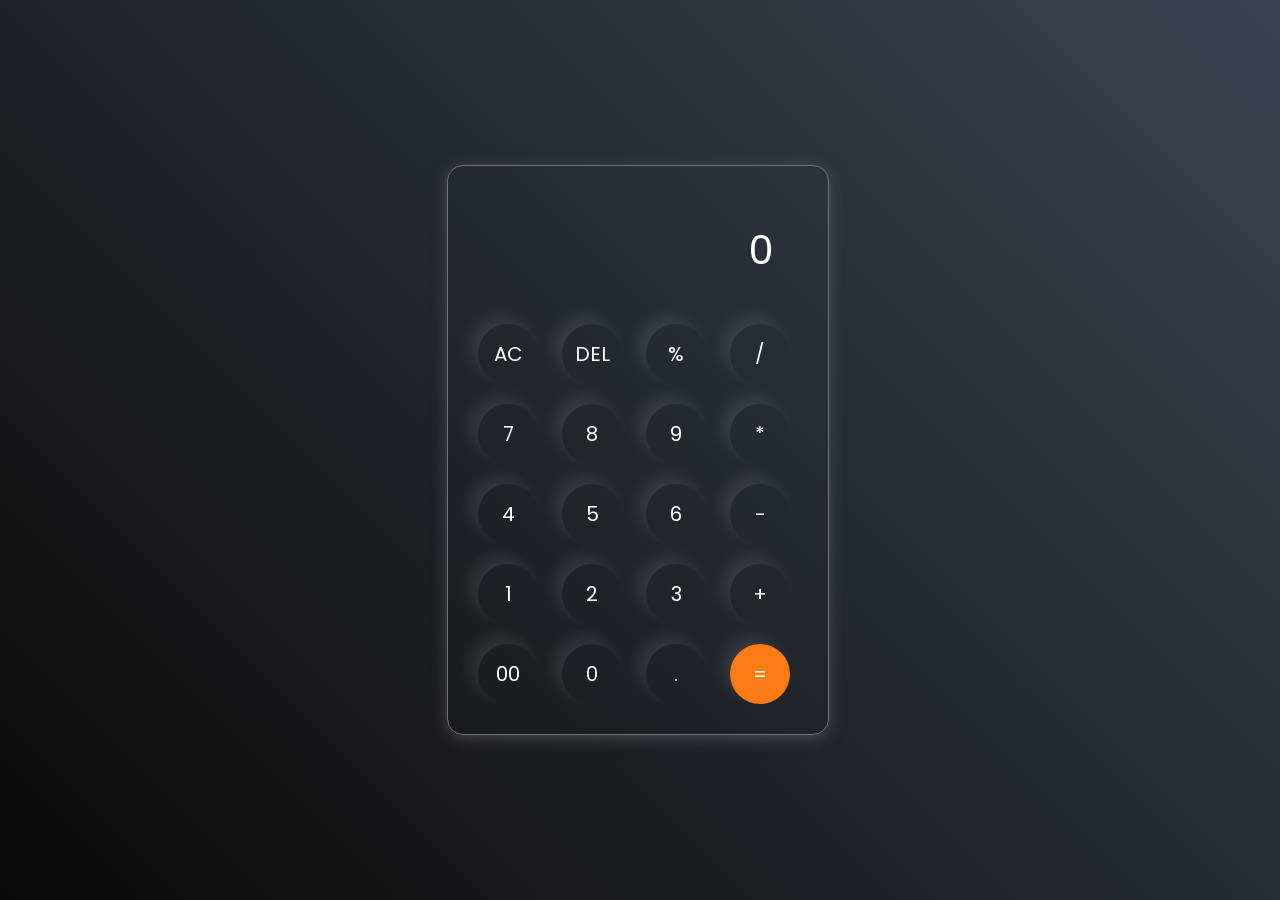
<file: calculator/index.html>
<!DOCTYPE html>
<html lang="en">
  <head>
    <meta charset="UTF-8" />
    <meta http-equiv="X-UA-Compatible" content="IE=edge" />
    <meta name="viewport" content="width=device-width, initial-scale=1.0" />
    <link rel="stylesheet" href="style.css" />
    <title>Calculator - By Code Traversal</title>
  </head>
  <body>
    <div class="container">
      <div class="calculator">
        <input type="text" id="inputBox" placeholder="0" />
        <div>
          <button class="button operator">AC</button>
          <button class="button operator">DEL</button>
          <button class="button operator">%</button>
          <button class="button operator">/</button>
        </div>
        <div>
          <button class="button">7</button>
          <button class="button">8</button>
          <button class="button">9</button>
          <button class="button operator">*</button>
        </div>
        <div>
          <button class="button">4</button>
          <button class="button">5</button>
          <button class="button">6</button>
          <button class="button operator">-</button>
        </div>
        <div>
          <button class="button">1</button>
          <button class="button">2</button>
          <button class="button">3</button>
          <button class="button operator">+</button>
        </div>

        <div>
          <button class="button">00</button>
          <button class="button">0</button>
          <button class="button">.</button>
          <button class="button equalBtn">=</button>
        </div>
      </div>
    </div>

    <script src="script.js"></script>
  </body>
</html>
</file>
<file: calculator/style.css>
@import url('https://fonts.googleapis.com/css2?family=Poppins:wght@500&display=swap');

*{
    margin: 0;
    padding: 0;
    box-sizing: border-box;
    font-family: 'Poppins', sans-serif;
}

body{
    width: 100%;
    height: 100vh;
    display: flex;
    justify-content: center;
    align-items: center;
    background: linear-gradient(45deg, #0a0a0a, #3a4452);
}

.calculator{
    border: 1px solid #717377;
    padding: 20px;
    border-radius: 16px;
    background: transparent;
    box-shadow: 0px 3px 15px rgba(113, 115, 119, 0.5);

}

input{
    width: 320px;
    border: none;
    padding: 24px;
    margin: 10px;
    background: transparent;
    box-shadow: 0px 3px 15px rgbs(84, 84, 84, 0.1);
    font-size: 40px;
    text-align: right;
    cursor: pointer;
    color: #ffffff;
}

input::placeholder{
    color: #ffffff;
}

button{
    border: none;
    width: 60px;
    height: 60px;
    margin: 10px;
    border-radius: 50%;
    background: transparent;
    color: #ffffff;
    font-size: 20px;
    box-shadow: -8px -8px 15px rgba(255, 255, 255, 0.1);
    cursor: pointer;
}

.equalBtn{
    background-color: #fb7c14;
}

.operator{
    color: #6dee0a;
}
</file>
